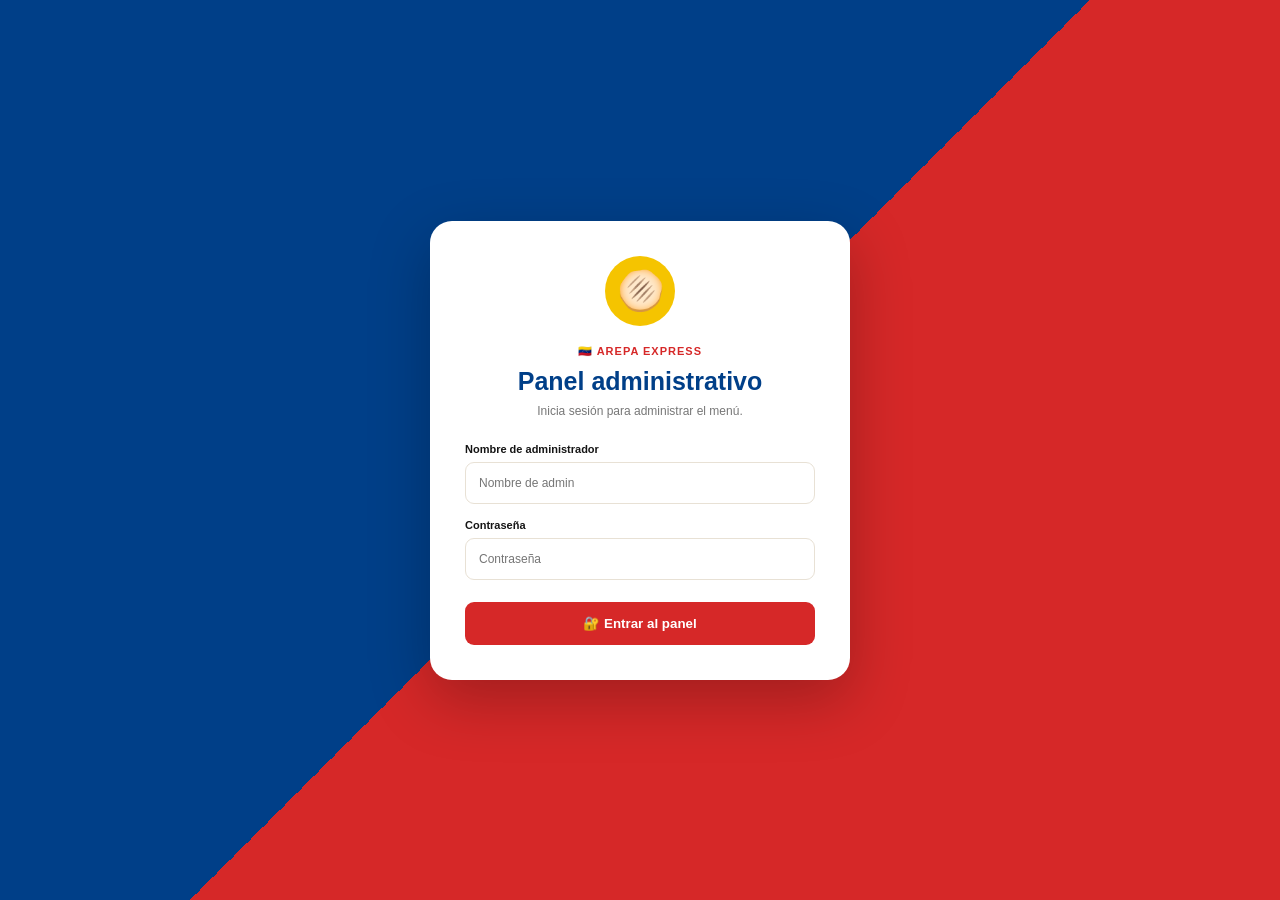
<file: admin.html>
<!DOCTYPE html>
<html lang="es">

<head>

    <meta charset="UTF-8">

    <meta
        name="viewport"
        content="width=device-width, initial-scale=1.0"
    >

    <title>Arepa Express | Administración</title>

    <link
        rel="stylesheet"
        href="admin.css"
    >

</head>

<script>

    if (
        sessionStorage.getItem(
            "arepaExpressAdmin"
        ) !== "true"
    ) {

        window.location.href =
            "login.html";

    }
    

</script>


    <!-- ================= HEADER ================= -->

    <header class="admin-header">

        <div class="logo">

            <span>🫓</span>

            <div>
                <strong>AREPA EXPRESS</strong>
                <small>Panel administrativo</small>
            </div>

        </div>

        <a
            href="index.html"
            class="view-site"
        >
            👀 Ver tienda
        </a>
        
        <button
    class="logout-button"
    onclick="logoutAdmin()"
>
    🚪 Cerrar sesión
</button>

    </header>


    <!-- ================= CONTENIDO ================= -->

    <main class="admin-container">

        <div class="admin-title">

            <div>

                <span class="tag">
                    🇻🇪 ADMINISTRACIÓN
                </span>

                <h1>
                    Gestión del menú
                </h1>

            </div>

            <button
                class="add-product-button"
                id="addProductButton"
            >
                + Agregar producto
            </button>

            <button type="button" id="addCategoryButton">
                + Agregar categoría
            </button>


        </div>

        <!-- ESTADÍSTICAS -->

        <section class="stats">

            <div class="stat-card">

                <span>🫓</span>

                <div>
                    <strong id="totalProducts">
                        0
                    </strong>

                    <small>
                        Productos
                    </small>
                </div>

            </div>


            <div class="stat-card">

                <span>🟢</span>

                <div>
                    <strong id="availableProducts">
                        0
                    </strong>

                    <small>
                        Disponibles
                    </small>
                </div>

            </div>


            <div class="stat-card">

                <span>🔴</span>

                <div>
                    <strong id="unavailableProducts">
                        0
                    </strong>

                    <small>
                        Agotados
                    </small>
                </div>

            </div>

        </section>
        
        
        <!-- CONFIGURACIÓN DE LA CUENTA -->
        <section class="products-admin" style="margin-bottom: 30px;">
            <div class="section-header">
                <h2>⚙️ Configuración de la cuenta</h2>
            </div>

            <form id="adminSettingsForm" style="display:grid; gap:15px; max-width:600px;">
                <label for="settingAdminName">Nombre del administrador</label>
                <input
                    type="text"
                    id="settingAdminName"
                    required
                    autocomplete="username"
                    placeholder="Nombre de administrador"
                >

                <label for="settingAdminPassword">Nueva contraseña</label>
                <input
                    type="password"
                    id="settingAdminPassword"
                    required
                    minlength="4"
                    autocomplete="new-password"
                    placeholder="Escribe la nueva contraseña"
                >

                <label for="settingWhatsApp">Número de WhatsApp</label>
                <input
                    type="tel"
                    id="settingWhatsApp"
                    required
                    placeholder="+55 62 99999-9999"
                >

                
<label for="settingInstagram">Enlace de Instagram</label>
<input
    type="url"
    id="settingInstagram"
    placeholder="https://www.instagram.com/tu-cuenta"
>

<label for="settingFacebook">Enlace de Facebook</label>
<input
    type="url"
    id="settingFacebook"
    placeholder="https://www.facebook.com/tu-cuenta"
>

<label for="settingTikTok">Enlace de TikTok</label>
<input
    type="url"
    id="settingTikTok"
    placeholder="https://www.tiktok.com/@tu-cuenta"
>

<label for="settingEmail">Correo electrónico</label>
<input
    type="email"
    id="settingEmail"
    placeholder="tucorreo@gmail.com"
>



                <button type="submit" class="add-product-button">
                    💾 Guardar configuración
                </button>

                <p id="adminSettingsMessage" role="status" aria-live="polite"></p>
            </form>
        </section>



        <!-- ================= PRODUCTOS ================= -->

        <section class="products-admin">

            <div class="section-header">

                <h2>
                    Productos
                </h2>

                <select id="categoryFilter">

                    <option value="todos">
                        Todas las categorías
                    </option>

                    <option value="arepas">
                        🫓 Arepas
                    </option>

                    <option value="combos">
                        🍽️ Combos
                    </option>

                    <option value="bebidas">
                        🥤 Bebidas
                    </option>

                </select>

            </div>


            <div
                class="admin-products-grid"
                id="adminProductsGrid"
            >
            </div>

        </section>

    </main>


    <!-- ================= MODAL ================= -->

    <div
        class="admin-modal"
        id="productModal"
    >

        <div class="modal-box">

            <button
                class="close-modal"
                id="closeModal"
            >
                ×
            </button>


            <div class="modal-title">

                <span>🫓</span>

                <div>

                    <h2 id="modalTitle">
                        Agregar producto
                    </h2>

                    <p>
                        Completa la información del producto.
                    </p>

                </div>

            </div>


            <form id="productForm">

                <input
                    type="hidden"
                    id="productId"
                >


                <label>
                    Nombre del producto
                </label>

                <input
                    type="text"
                    id="productName"
                    placeholder="Ej: Reina Pepiada"
                    required
                >


                <label>
                    Descripción
                </label>

                <textarea
                    id="productDescription"
                    placeholder="Describe los ingredientes..."
                    required
                ></textarea>


                <div class="form-row">

                    <div>

                        <label>
                            Precio
                        </label>

                        <input
                            type="number"
                            id="productPrice"
                            step="0.01"
                            min="0"
                            placeholder="8.50"
                            required
                        >

                    </div>


                    <div>

                        <label>
                            Categoría
                        </label>

                        <select
                            id="productCategory"
                            required
                        >

                            <option value="arepas">
                                🫓 Arepas
                            </option>

                            <option value="combos">
                                🍽️ Combos
                            </option>

                            <option value="bebidas">
                                🥤 Bebidas
                            </option>

                        </select>

                    </div>

                </div>


                <label>
                    Imagen
                </label>

                <div class="form-group">

    <label for="productImageFile">
        📷 Foto del producto
    </label>

    <input
        type="file"
        id="productImageFile"
        accept="image/*"
    >

</div>

<div class="image-preview-container">

    <h4>Vista previa</h4>

    <div
        id="imagePreview"
        class="image-preview"
    >
        <span>
            🖼️ Selecciona una foto
        </span>
    </div>

</div>

                <input
                    type="text"
                    id="productImage"
                    placeholder="img/reina-pepiada.jpg"
                >

                <small class="input-help">
                    Ejemplo: img/reina-pepiada.jpg
                </small>


                <label class="availability">

                    <input
                        type="checkbox"
                        id="productAvailable"
                        checked
                    >

                    <span>
                        Producto disponible
                    </span>

                </label>


                <div class="form-buttons">

                    <button
                        type="button"
                        class="cancel-button"
                        id="cancelButton"
                    >
                        Cancelar
                    </button>

                    <button
                        type="submit"
                        class="save-button"
                    >
                        💾 Guardar producto
                    </button>

                </div>

            </form>

        </div>

    </div>

    
<div id="categoryModal" class="category-modal">
    <div class="category-box">
        <h2>Agregar categoría</h2>

        <form id="categoryForm">
            <label for="newCategoryName">
                Nombre de la categoría
            </label>

            <input
                type="text"
                id="newCategoryName"
                placeholder="Ej.: Postres"
                required
            >

            <label for="newCategoryEmoji">
                Emoji (opcional)
            </label>

            <input
                type="text"
                id="newCategoryEmoji"
                placeholder="Ej.: 🍰"
            >

            <div class="category-buttons">
                <button type="submit">
                    Guardar categoría
                </button>

                <button type="button" id="cancelCategoryButton">
                    Cancelar
                </button>
            </div>

            <p id="categoryFormMessage"></p>
        </form>
    </div>
</div>


<!-- VENTANA PARA CONFIRMAR ELIMINACIÓN -->
<div id="deleteProductModal" class="admin-modal">
    <div class="modal-box delete-confirm-box">
        <div class="delete-icon">🗑️</div>

        <h2>¿Estás seguro?</h2>

        <p id="deleteProductMessage">
            ¿Deseas eliminar este producto?
        </p>

        <form id="deleteProductForm">
            <label for="deleteProductPassword">
                Contraseña de administrador
            </label>

            <input
                type="password"
                id="deleteProductPassword"
                placeholder="Introduce tu contraseña"
                autocomplete="current-password"
                required
            >

            <p id="deleteProductError" role="alert"></p>

            <div class="form-buttons">
                <button
                    type="button"
                    class="cancel-button"
                    id="cancelDeleteProduct"
                >
                    Cancelar
                </button>

                <button type="submit" class="confirm-delete-button">
                    🗑️ Eliminar producto
                </button>
            </div>
        </form>
    </div>
</div>


    <script src="admin.js"></script>

<script>

function logoutAdmin() {

    sessionStorage.removeItem(
        "arepaExpressAdmin"
    );

    window.location.href =
        "login.html";

}
</script>

</body>

</html>
</file>
<file: admin.css>
:root {

    --yellow: #f5c400;
    --blue: #003f88;
    --red: #d62828;

    --dark: #151515;
    --gray: #777;

    --cream: #fffaf0;

    --border: #e8e1d5;

    --green: #25a244;

    --shadow:
        0 10px 30px rgba(0, 0, 0, 0.08);

}


* {
    box-sizing: border-box;
    margin: 0;
    padding: 0;
}


body {

    font-family:
        Arial,
        Helvetica,
        sans-serif;

    background: #f7f5f0;

    color: var(--dark);

}


/* ================= HEADER ================= */

.admin-header {

    min-height: 75px;

    background: white;

    border-bottom: 1px solid var(--border);

    padding: 0 6%;

    display: flex;

    align-items: center;

    justify-content: space-between;

}


.logo {

    display: flex;

    align-items: center;

    gap: 10px;

}


.logo > span {

    font-size: 34px;

}


.logo strong {

    display: block;

    color: var(--blue);

    font-size: 16px;

    font-weight: 900;

}


.logo small {

    display: block;

    color: var(--gray);

    font-size: 10px;

    margin-top: 3px;

}


.view-site {

    text-decoration: none;

    background: var(--blue);

    color: white;

    padding: 11px 17px;

    border-radius: 10px;

    font-size: 11px;

    font-weight: 800;

}


/* ================= CONTENEDOR ================= */

.admin-container {

    width: 90%;

    max-width: 1200px;

    margin: 45px auto;

}


.admin-title {

    display: flex;

    align-items: center;

    justify-content: space-between;

    gap: 20px;

}


.tag {

    color: var(--red);

    font-size: 10px;

    font-weight: 900;

    letter-spacing: 1px;

}


.admin-title h1 {

    font-size: 34px;

    margin: 8px 0;

}


.admin-title p {

    color: var(--gray);

    font-size: 13px;

}


.add-product-button {

    border: none;

    background: var(--red);

    color: white;

    padding: 14px 20px;

    border-radius: 10px;

    font-weight: 800;

    cursor: pointer;

    transition: 0.2s;

}


.add-product-button:hover {

    background: var(--blue);

    transform: translateY(-2px);

}


/* ================= ESTADÍSTICAS ================= */

.stats {

    display: grid;

    grid-template-columns:
        repeat(3, 1fr);

    gap: 18px;

    margin: 35px 0;

}


.stat-card {

    background: white;

    border: 1px solid var(--border);

    border-radius: 15px;

    padding: 20px;

    display: flex;

    align-items: center;

    gap: 15px;

    box-shadow: var(--shadow);

}


.stat-card > span {

    width: 45px;

    height: 45px;

    display: grid;

    place-items: center;

    background: var(--cream);

    border-radius: 12px;

    font-size: 21px;

}


.stat-card strong {

    display: block;

    font-size: 23px;

}


.stat-card small {

    display: block;

    color: var(--gray);

    font-size: 10px;

    margin-top: 3px;

}


/* ================= PRODUCTOS ================= */

.products-admin {

    background: white;

    border-radius: 18px;

    border: 1px solid var(--border);

    padding: 25px;

}


.section-header {

    display: flex;

    justify-content: space-between;

    align-items: center;

    margin-bottom: 22px;

}


.section-header h2 {

    font-size: 20px;

}


.section-header select {

    padding: 10px;

    border: 1px solid var(--border);

    border-radius: 8px;

    background: white;

}


.admin-products-grid {

    display: grid;

    grid-template-columns:
        repeat(3, 1fr);

    gap: 18px;

}


/* ================= TARJETA ================= */

.admin-product {

    border: 1px solid var(--border);

    border-radius: 14px;

    overflow: hidden;

    background: white;

}


.admin-product-image {

    height: 170px;

    background:
        linear-gradient(
            135deg,
            #fff0b0,
            #f5c400
        );

    position: relative;

}


.admin-product-image img {

    width: 100%;

    height: 100%;

    object-fit: cover;

}


.no-image {

    width: 100%;

    height: 100%;

    display: grid;

    place-items: center;

    font-size: 70px;

}


.status {

    position: absolute;

    top: 10px;

    right: 10px;

    padding: 6px 9px;

    border-radius: 20px;

    font-size: 9px;

    font-weight: 900;

}


.status.available {

    background: #d8f3dc;

    color: var(--green);

}


.status.unavailable {

    background: #ffe0e0;

    color: var(--red);

}


.admin-product-info {

    padding: 17px;

}


.admin-product-info h3 {

    font-size: 15px;

}


.admin-product-info p {

    color: var(--gray);

    font-size: 11px;

    line-height: 1.5;

    margin: 7px 0;

}


.product-price {

    color: var(--red);

    font-weight: 900;

    font-size: 15px;

}


.product-actions {

    display: flex;

    gap: 7px;

    margin-top: 14px;

}


.product-actions button {

    flex: 1;

    border: none;

    padding: 9px;

    border-radius: 8px;

    cursor: pointer;

    font-size: 10px;

    font-weight: 800;

}


.edit-button {

    background: #e8f0ff;

    color: var(--blue);

}


.toggle-button {

    background: #e5f7e9;

    color: var(--green);

}


.delete-button {

    background: #ffe5e5;

    color: var(--red);

}


/* ================= MODAL ================= */

.admin-modal {

    position: fixed;

    inset: 0;

    background: rgba(0,0,0,0.65);

    display: none;

    align-items: center;

    justify-content: center;

    padding: 20px;

    z-index: 1000;

}


.admin-modal.active {

    display: flex;

}


.modal-box {

    width: 520px;

    max-width: 100%;

    max-height: 90vh;

    overflow-y: auto;

    background: white;

    border-radius: 20px;

    padding: 30px;

    position: relative;

}


.close-modal {

    position: absolute;

    top: 15px;

    right: 18px;

    border: none;

    background: transparent;

    font-size: 27px;

    cursor: pointer;

}


.modal-title {

    display: flex;

    align-items: center;

    gap: 12px;

    margin-bottom: 25px;

}


.modal-title > span {

    font-size: 35px;

}


.modal-title h2 {

    font-size: 21px;

}


.modal-title p {

    color: var(--gray);

    font-size: 10px;

    margin-top: 4px;

}


#productForm {

    display: flex;

    flex-direction: column;

    gap: 8px;

}


#productForm label {

    font-size: 11px;

    font-weight: 800;

    margin-top: 8px;

}


#productForm input,
#productForm textarea,
#productForm select {

    width: 100%;

    padding: 12px;

    border: 1px solid var(--border);

    border-radius: 9px;

    outline: none;

    font-size: 12px;

    font-family: inherit;

}


#productForm textarea {

    min-height: 90px;

    resize: vertical;

}


#productForm input:focus,
#productForm textarea:focus,
#productForm select:focus {

    border-color: var(--blue);

}


.form-row {

    display: grid;

    grid-template-columns: 1fr 1fr;

    gap: 12px;

}


.form-row > div {

    display: flex;

    flex-direction: column;

    gap: 8px;

}


.input-help {

    color: var(--gray);

    font-size: 9px;

}


.availability {

    display: flex !important;

    flex-direction: row !important;

    align-items: center;

    gap: 8px;

    cursor: pointer;

}


.availability input {

    width: auto !important;

}


.form-buttons {

    display: flex;

    gap: 10px;

    margin-top: 20px;

}


.form-buttons button {

    flex: 1;

    padding: 13px;

    border: none;

    border-radius: 9px;

    cursor: pointer;

    font-weight: 800;

}


.cancel-button {

    background: #eee;

}


.save-button {

    background: var(--red);

    color: white;

}


/* ================= MÓVIL ================= */

@media (max-width: 850px) {

    .admin-products-grid {

        grid-template-columns:
            repeat(2, 1fr);

    }

}


@media (max-width: 600px) {

    .admin-header {

        padding: 12px 5%;

    }

    .admin-container {

        width: 92%;

        margin: 30px auto;

    }

    .admin-title {

        flex-direction: column;

        align-items: flex-start;

    }

    .stats {

        grid-template-columns: 1fr;

    }

    .admin-products-grid {

        grid-template-columns: 1fr;

    }

    .section-header {

        flex-direction: column;

        align-items: flex-start;

        gap: 12px;

    }

    .section-header select {

        width: 100%;

    }

    .form-row {

        grid-template-columns: 1fr;

    }

}

/* =========================================
   LOGIN ADMIN
========================================= */

.login-page {

    min-height: 100vh;

    display: flex;

    align-items: center;

    justify-content: center;

    padding: 20px;

    background:
        linear-gradient(
            135deg,
            #003f88 0%,
            #003f88 50%,
            #d62828 50%,
            #d62828 100%
        );

}


.login-box {

    width: 420px;

    max-width: 100%;

    background: white;

    padding: 35px;

    border-radius: 22px;

    box-shadow:
        0 20px 60px
        rgba(0, 0, 0, 0.25);

    text-align: center;

}


.login-logo {

    width: 70px;

    height: 70px;

    margin: 0 auto 15px;

    display: grid;

    place-items: center;

    background: #f5c400;

    border-radius: 50%;

    font-size: 38px;

}


.login-flag {

    color: #d62828;

    font-size: 11px;

    font-weight: 900;

    letter-spacing: 1px;

}


.login-box h1 {

    margin-top: 8px;

    font-size: 25px;

    color: #003f88;

}


.login-box > p {

    margin: 8px 0 25px;

    color: #777;

    font-size: 12px;

}


#loginForm {

    text-align: left;

}


#loginForm label {

    display: block;

    margin:

        15px 0 7px;

    font-size: 11px;

    font-weight: 800;

}


#loginForm input {

    width: 100%;

    padding: 13px;

    border:

        1px solid #e8e1d5;

    border-radius: 9px;

    outline: none;

    font-size: 12px;

}


#loginForm input:focus {

    border-color: #003f88;

}


#loginForm button {

    width: 100%;

    margin-top: 22px;

    padding: 14px;

    border: none;

    border-radius: 9px;

    background: #d62828;

    color: white;

    font-weight: 900;

    cursor: pointer;

    transition: 0.2s;

}


#loginForm button:hover {

    background: #003f88;

    transform: translateY(-2px);

}


.login-error {

    display: none;

    margin-top: 12px;

    padding: 10px;

    border-radius: 8px;

    background: #ffe5e5;

    color: #d62828;

    font-size: 11px;

    text-align: center;

}

/* =========================================
   FOTO DEL PRODUCTO
========================================= */

.form-group input[type="file"] {

    width: 100%;

    padding: 12px;

    border: 2px dashed #ddd;

    border-radius: 10px;

    background: #fafafa;

    cursor: pointer;

}


/* CONTENEDOR DE PREVISUALIZACIÓN */

.image-preview-container {

    margin-top: 20px;

}


.image-preview-container h4 {

    margin-bottom: 10px;

    font-size: 14px;

}


/* VISTA PREVIA */

.image-preview {

    width: 100%;

    max-width: 350px;

    height: 220px;

    margin: auto;

    border-radius: 15px;

    overflow: hidden;

    background: #f3f3f3;

    display: flex;

    align-items: center;

    justify-content: center;

    color: #888;

    border: 1px solid #ddd;

}


/* FOTO AJUSTADA */

.image-preview img {

    width: 100%;

    height: 100%;

    object-fit: cover;

    object-position: center;

    display: block;

}

.logout-button {
    background-color: #e74c3c;
    color: white;
    border: none;
    padding: 10px 18px;
    border-radius: 8px;
    font-size: 16px;
    font-weight: bold;
    cursor: pointer;
    transition: background-color 0.3s ease, transform 0.2s ease;
}

.logout-button:hover {
    background-color: #c0392b;
    transform: scale(1.05);
}

.logout-button:active {
    transform: scale(0.98);
}


/* ===== ESTILO DE CONFIGURACIÓN ===== */

#adminSettingsForm {
    max-width: 650px;
    padding: 25px;
    margin-top: 20px;
    background: #fffaf0;
    border: 1px solid #f0dfb0;
    border-top: 5px solid #f5c400;
    border-radius: 18px;
    box-shadow: 0 8px 24px rgba(0, 35, 100, 0.08);
    gap: 12px !important;
}

#adminSettingsForm label {
    color: #003da5;
    font-weight: 700;
    font-size: 14px;
    margin-top: 5px;
}

#adminSettingsForm input {
    width: 100%;
    box-sizing: border-box;
    padding: 13px 15px;
    border: 1px solid #d8dce5;
    border-radius: 10px;
    background: #ffffff;
    color: #222222;
    font-size: 15px;
    outline: none;
    transition: border-color 0.2s, box-shadow 0.2s;
}

#adminSettingsForm input:focus {
    border-color: #003da5;
    box-shadow: 0 0 0 3px rgba(0, 61, 165, 0.12);
}

#adminSettingsForm button[type="submit"] {
    width: 100%;
    margin-top: 12px;
    padding: 14px;
    border: none;
    border-radius: 11px;
    background: #003da5;
    color: #ffffff;
    font-size: 15px;
    font-weight: 700;
    cursor: pointer;
    transition: background 0.2s, transform 0.2s;
}

#adminSettingsForm button[type="submit"]:hover {
    background: #002b78;
    transform: translateY(-2px);
}

#adminSettingsMessage {
    margin: 5px 0 0;
    font-weight: 600;
    font-size: 14px;
}

@media (max-width: 600px) {
    #adminSettingsForm {
        padding: 17px;
    }
}



/* Botón para agregar categorías */
#addCategoryButton {
    background: #003da5;
    color: white;
    border: none;
    border-radius: 10px;
    padding: 12px 18px;
    font-size: 14px;
    font-weight: bold;
    cursor: pointer;
    margin-left: 8px;
}

#addCategoryButton:hover {
    background: #002b75;
}

/* Fondo de la ventana */
.category-modal {
    display: none;
    position: fixed;
    inset: 0;
    z-index: 9999;
    background: rgba(0, 0, 0, 0.65);
    justify-content: center;
    align-items: center;
    padding: 20px;
}

.category-modal.active {
    display: flex;
}


.category-modal {
    display: none;
    position: fixed;
    inset: 0;
    z-index: 99999;
    background: rgba(0, 0, 0, 0.7);
    align-items: center;
    justify-content: center;
    padding: 20px;
}

.category-modal.active {
    display: flex;
}

.category-box {
    width: 100%;
    max-width: 400px;
    padding: 25px;
    border-radius: 18px;
    background: #fffaf0;
    color: #222;
    box-sizing: border-box;
}

.category-box h2 {
    color: #003da5;
    margin-top: 0;
}

.category-box label {
    display: block;
    margin: 14px 0 6px;
    font-weight: bold;
}

.category-box input {
    width: 100%;
    box-sizing: border-box;
    padding: 12px;
    border: 1px solid #ccc;
    border-radius: 8px;
}

.category-buttons {
    display: flex;
    gap: 10px;
    flex-wrap: wrap;
    margin-top: 18px;
}

.category-buttons button {
    padding: 11px 14px;
    border: none;
    border-radius: 8px;
    cursor: pointer;
    font-weight: bold;
}

.category-buttons button[type="submit"] {
    background: #f5c400;
    color: #222;
}

#cancelCategoryButton {
    background: #ddd;
    color: #222;
}


/* =========================================
   VENTANA DE ELIMINACIÓN DE PRODUCTOS
========================================= */

.delete-confirm-box {
    max-width: 440px;
    text-align: center;
    border-top: 6px solid var(--red);
    box-shadow: 0 20px 60px rgba(0, 0, 0, 0.25);
    animation: aparecerDelete 0.2s ease-out;
}

.delete-icon {
    width: 65px;
    height: 65px;
    margin: 0 auto 16px;
    display: grid;
    place-items: center;
    background: #ffe5e5;
    border-radius: 50%;
    font-size: 30px;
}

.delete-confirm-box h2 {
    color: var(--blue);
    margin-bottom: 12px;
}

.delete-confirm-box > p {
    color: var(--gray);
    font-size: 14px;
    line-height: 1.5;
    margin-bottom: 20px;
}

#deleteProductForm {
    display: flex;
    flex-direction: column;
    gap: 12px;
    text-align: left;
}

#deleteProductForm label {
    font-size: 13px;
    font-weight: bold;
    color: var(--blue);
}

#deleteProductPassword {
    width: 100%;
    padding: 13px;
    border: 1px solid var(--border);
    border-radius: 10px;
    font-size: 14px;
    outline: none;
}

#deleteProductPassword:focus {
    border-color: var(--blue);
    box-shadow: 0 0 0 3px rgba(0, 61, 165, 0.12);
}

#deleteProductError {
    color: var(--red);
    font-size: 12px;
    font-weight: bold;
}

.confirm-delete-button {
    flex: 1;
    padding: 13px;
    border: none;
    border-radius: 9px;
    background: var(--red);
    color: white;
    font-weight: bold;
    cursor: pointer;
}

.confirm-delete-button:hover {
    background: #a81717;
}

@keyframes aparecerDelete {
    from {
        opacity: 0;
        transform: translateY(10px) scale(0.98);
    }

    to {
        opacity: 1;
        transform: translateY(0) scale(1);
    }
}
</file>
